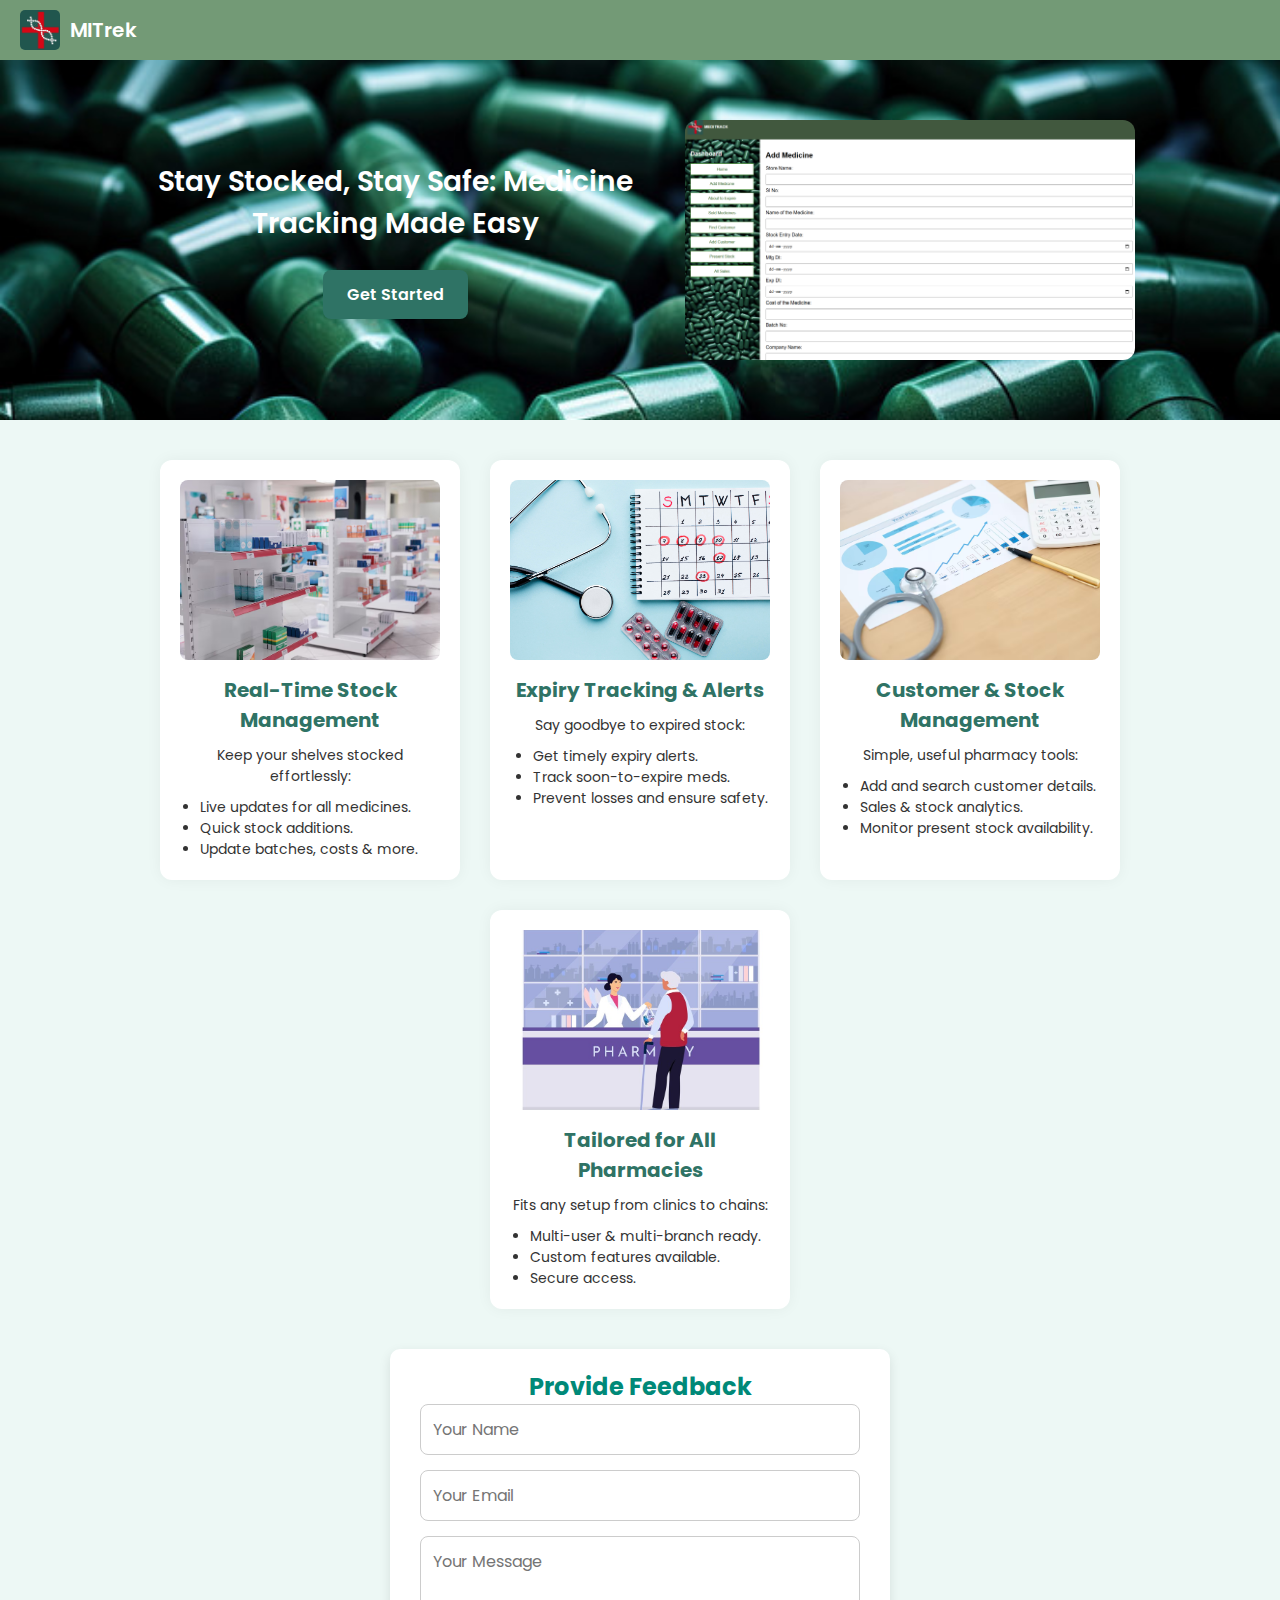
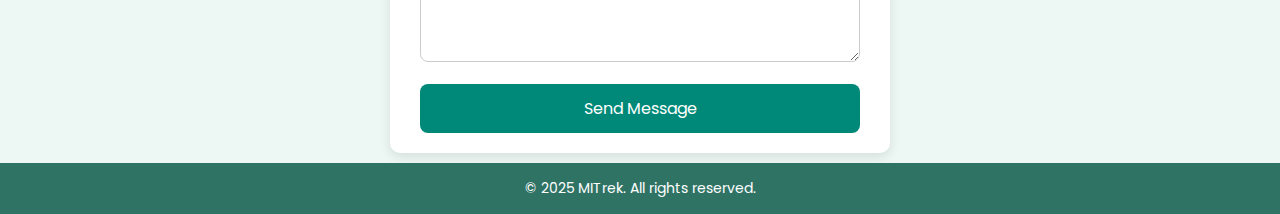
<file: index.html>
<!DOCTYPE html>
<html lang="en">
<head>
  <meta charset="UTF-8" />
  <meta name="viewport" content="width=device-width, initial-scale=1.0"/>
  <title>MITrek</title>
  <link rel="icon" href="meditrack_logo.jpg" />
  <link href="https://fonts.googleapis.com/css2?family=Poppins:wght@300;400;600;700&display=swap" rel="stylesheet" />
  <link rel="stylesheet" href="index.css?v=1.0" />

</head>
<body>
  <!-- Header / Navbar -->
  <header>
    <div class="navbar">
      <div class="logo"></div>
      <p class="heading">MITrek</p>
    </div>
  </header>

  <!-- Hero Section -->
  <section class="hero-section">
    <div class="hero-content">
      <h1 class="head1">Stay Stocked, Stay Safe: Medicine Tracking Made Easy</h1>
      <button class="button" onclick="window.location.href='login.html'">Get Started</button>
    </div>
    <div class="hero-image"></div>
  </section>

  <!-- Features Section -->
  <section class="info-section">
    <div class="box-container">
      <!-- Feature 1 -->
      <div class="box">
        <div class="box-img" style="background-image: url('box1img.avif');"></div>
        <div class="box-content">
          <h2>Real-Time Stock Management</h2>
          <p>Keep your shelves stocked effortlessly:</p>
          <ul>
            <li>Live updates for all medicines.</li>
            <li>Quick stock additions.</li>
            <li>Update batches, costs & more.</li>
          </ul>
        </div>
      </div>

      <!-- Feature 2 -->
      <div class="box">
        <div class="box-img" style="background-image: url('box2img.jpg');"></div>
        <div class="box-content">
          <h2>Expiry Tracking & Alerts</h2>
          <p>Say goodbye to expired stock:</p>
          <ul>
            <li>Get timely expiry alerts.</li>
            <li>Track soon-to-expire meds.</li>
            <li>Prevent losses and ensure safety.</li>
          </ul>
        </div>
      </div>

      <!-- Feature 3 -->
      <div class="box">
        <div class="box-img" style="background-image: url('box3img.avif');"></div>
        <div class="box-content">
          <h2>Customer & Stock Management</h2>
          <p>Simple, useful pharmacy tools:</p>
          <ul>
            <li>Add and search customer details.</li>
            <li>Sales & stock analytics.</li>
            <li>Monitor present stock availability.</li>
          </ul>
        </div>
      </div>

      <!-- Feature 4 -->
      <div class="box">
        <div class="box-img" style="background-image: url('box4img.jpg');"></div>
        <div class="box-content">
          <h2>Tailored for All Pharmacies</h2>
          <p>Fits any setup from clinics to chains:</p>
          <ul>
            <li>Multi-user & multi-branch ready.</li>
            <li>Custom features available.</li>
            <li>Secure access.</li>
          </ul>
        </div>
      </div>
    </div>
  </section>

  <!-- Contact Section -->
  <form class="contact-form" id="contactForm" method="POST" action="contact.php">
      <h2 style="color:#008978" align="center">Provide Feedback</h2>
  <input type="text" name="name" placeholder="Your Name" required />
  <input type="email" name="email" placeholder="Your Email" required />
  <textarea name="message" placeholder="Your Message" rows="4" required></textarea>
  <button type="submit">Send Message</button>
</form>
<div id="formStatus" style="margin-top:10px; font-weight:bold;"></div>


  <!-- Footer -->
  <footer class="footer">
    <p>&copy; 2025 MITrek. All rights reserved.</p>
  </footer>

  <script src="index.js" defer></script>

</body>
</html>
</file>
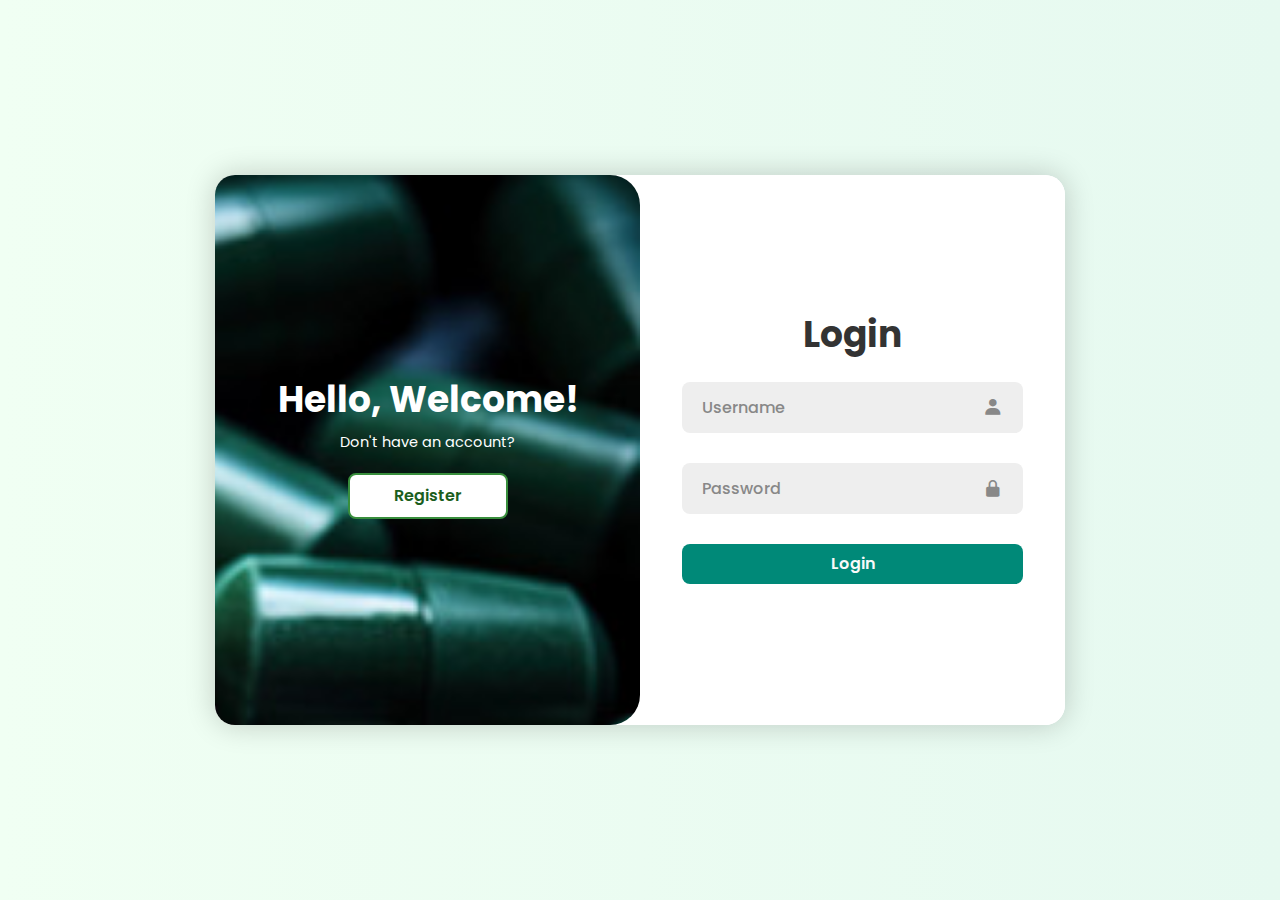
<file: login.html>
<!DOCTYPE html>
<html lang="en">
<head>
    <meta charset="UTF-8">
    <meta name="viewport" content="width=device-width, initial-scale=1.0">
    <title>Signin/MITrek</title>
    <link rel="icon" href="meditrack_logo.jpg"/>
    <link href='https://unpkg.com/boxicons@2.1.4/css/boxicons.min.css' rel='stylesheet'>
    <link rel="stylesheet" href="login.css"/>
</head>
<body>
    <div class="container">
        <!-- Login Form -->
        <div class="form-box login">
            <form id="login-form" action="javascript:void(0)">
                <h1>Login</h1>
                <div class="input-box">
                    <input type="text" placeholder="Username" required id="LOGIN_NAME">
                    <i class='bx bxs-user'></i>
                </div>
                <div class="input-box">
                    <input type="password" placeholder="Password" required id="LOGIN_PASSWORD">
                    <i class='bx bxs-lock-alt' ></i>
                </div>
                <!-- <div class="forgot-link">
                    <a href="#">Forgot Password?</a>
                </div> -->
                <button type="submit" class="btn">Login</button>
            </form>
        </div>

        <!-- Register Form -->
        <div class="form-box register">
            <form id="register-form" action="javascript:void(0)">
                <h1>Registration</h1>
                <div class="input-box">
                    <input type="text" placeholder="Username" required id="REG_NAME">
                    <i class='bx bxs-user'></i>
                </div>
                <div class="input-box">
                    <input type="text" placeholder="Store Name" required id="REG_STORE">
                    <i class='bx bxs-store'></i>
                </div>
                <div class="input-box">
                    <input type="email" placeholder="Email" required id="REG_EMAIL">
                    <i class='bx bxs-envelope'></i>
                </div>
                <div class="input-box">
                    <input type="password" placeholder="Password" required id="REG_PASSWORD">
                    <i class='bx bxs-lock-alt'></i>
                </div>
                <button type="submit" class="btn">Register</button>
            </form>
        </div>

        <!-- Toggle Panel -->
        <div class="toggle-box">
            <div class="toggle-panel toggle-left">
                <h1>Hello, Welcome!</h1>
                <p>Don't have an account?</p>
                <button class="btn register-btn">Register</button>
            </div>
            <div class="toggle-panel toggle-right">
                <h1>Welcome Back!</h1>
                <p>Already have an account?</p>
                <button class="btn login-btn">Login</button>
            </div>
        </div>
    </div>

    <script src="login.js"></script>
</body>
</html>
</file>
<file: index.css>
@import url('https://fonts.googleapis.com/css2?family=Poppins:wght@300;400;600;700&display=swap');

* {
  margin: 0;
  padding: 0;
  box-sizing: border-box;
  font-family: 'Poppins', sans-serif;
}

body {
  background-color: #edf8f5;
}

/* Navbar */
.navbar {
  /* background-color: #2F7365; */
  background-color: #739a76;
  height: 60px;
  display: flex;
  align-items: center;
  padding-left: 20px;
  color: white;
}

.logo {
  background-image: url("meditrack_logo.jpg");
  background-size: cover;
  width: 40px;
  height: 40px;
  margin-right: 10px;
  border-radius: 5px;
}

.heading {
  font-size: 20px;
  font-weight: 600;
}

/* Hero Section */
.hero-section {
  display: flex;
  flex-wrap: wrap;
  justify-content: center;
  align-items: center;
  padding: 60px 20px;
  /* background-color: #e4f5f1; */
  background-image: url("med1.jpg!bw700");
  background-repeat: no-repeat;
  background-size: 100%;
  gap: 40px;
}

.hero-content {
  max-width: 500px;
  text-align: center;
}

.head1 {
  font-size: 28px;
  font-weight: 600;
  /* color: #1e4036; */
  color: #fff;
  margin-bottom: 25px;
}

.hero-image {
  background-image: url("homepage.png");
  background-size: cover;
  background-position: center;
  width: 450px;
  height: 240px;
  border-radius: 12px;
}

/* Button */
.button {
  background-color: #2F7365;
  color: white;
  border: none;
  padding: 12px 24px;
  border-radius: 8px;
  font-weight: 600;
  font-size: 16px;
  cursor: pointer;
  transition: 0.3s;
  box-shadow: 0 4px 10px rgba(0, 0, 0, 0.1);
}

.button:hover {
  background-color: #265f53;
}

/* Info Section */
.info-section {
  padding: 40px 20px;
  background-color: #edf8f5;
}

.box-container {
  display: flex;
  flex-wrap: wrap;
  justify-content: center;
  gap: 30px;
}

.box {
  background-color: white;
  border-radius: 12px;
  box-shadow: 0 0 15px rgba(0,0,0,0.05);
  width: 300px;
  padding: 20px;
  display: flex;
  flex-direction: column;
  align-items: center;
}

.box-img {
  width: 100%;
  height: 180px;
  background-size: cover;
  background-position: center;
  border-radius: 8px;
  margin-bottom: 15px;
}

.box-content h2 {
  color: #2F7365;
  font-size: 20px;
  margin-bottom: 10px;
  text-align: center;
}

.box-content p {
  font-size: 14px;
  color: #333;
  text-align: center;
  margin-bottom: 10px;
}

.box-content ul {
  font-size: 14px;
  color: #333;
  padding-left: 20px;
  text-align: left;
}

/* Contact Section */
.contact-form {
  max-width: 500px;
  margin: auto;
  background: #fff;
  padding: 20px 30px;
  border-radius: 10px;
  box-shadow: 0 4px 12px rgba(0, 0, 0, 0.1);
  font-family: 'Poppins', sans-serif;
}

.contact-form input,
.contact-form textarea {
  width: 100%;
  padding: 12px;
  margin-bottom: 15px;
  border: 1px solid #ccc;
  border-radius: 8px;
  font-size: 16px;
  box-sizing: border-box;
}

.contact-form input:focus,
.contact-form textarea:focus {
  border-color: #008978;
  outline: none;
}

.contact-form button {
  width: 100%;
  padding: 12px;
  background: #008978;
  color: #fff;
  font-size: 16px;
  border: none;
  border-radius: 8px;
  cursor: pointer;
  transition: background 0.3s ease;
}

.contact-form button:hover {
  background: #008978;
}

#formStatus {
  text-align: center;
  font-weight: 500;
  margin-top: 10px;
}


/* Footer */
.footer {
  background-color: #2F7365;
  color: white;
  text-align: center;
  padding: 15px 0;
  font-size: 14px;
}
</file>
<file: login.css>
@import url('https://fonts.googleapis.com/css2?family=Poppins:wght@300;400;500;600;700;800;900&display=swap');

*{
    padding :0;
    margin: 0;
    box-sizing: border-box;
    font-family: 'Poppins', san-serif;
}

body{
    display:flex;
    justify-content: center;
    align-items: center;
    min-block-size: 100vh;
    background: linear-gradient(90deg, #F0FFF3, #E6F9F0);
}

.container{
    position: relative;
    width: 850px;
    height: 550px;
    background: #fff;
    border-radius: 20px;
    box-shadow: 0 0 30px rgba(0,0,0,.2);
    overflow: hidden;
    margin: 20px;
}

.form-box{
    position: absolute;
    right: 0;
    width: 50%;
    height: 100%;
    background: #fff;
    display: flex;
    align-items: center;
    color: #333;
    text-align: center;
    padding: 42px;
    z-index: 1;
}

.container.active .form-box{
    right: 50%;
}

.form-box.register{
    visibility: hidden;
}

.container.active .form-box.register{
    visibility: visible;
}

form{
width: 100%;
}

.container h1{
    font-size: 36px;
    margin: -10px 0;
}

.input-box{
    position: relative;
    margin: 30px 0;
}

.input-box input{
    width: 100%;
    padding: 13px 50px 13px 20px;
    background: #eee;
    border-radius: 8px;
    border: none;
    outline: none;
    font-size: 16px;
    color: #333;
    font-weight: 500;
}

.input-box input::placeholder{
    color: #888;
    font-weight: 400px;
}

.input-box i{
    position: absolute;
    right: 20px;
    top: 50%;
    transform: translateY(-50%);
    font-size: 20px;
    color: #888;
}

.forgot-link{
    margin: -15px 0 15px 0;
}

.forgot-link a{
    font-size: 14.5px;
    color: #333;
    text-decoration: none;
}

.btn{
    width: 100%;
    height:40px;
    background: #008978;
    border-radius: 8px;
    box-shadow: #008978;
    border: none;
    cursor: pointer;
    font-size: 16px;
    color: #f9f9f9;
    font-weight: 600;
}

.btn:hover{
    background: #00695c;
}

.container p{
    font-size: 14.5px;
    margin: 15px 0;
}

.social-icons{
    display: flex;
    justify-content: center;
}

.social-icons a{
    display: inline-flex;
    padding: 10px;
    border: 2px solid #ccc;
    border-radius: 8px;
    font-size: 24px;
    color:#333;
    text-decoration: none;
    margin: 0 8px;
}

.toggle-box{
    position: absolute;
    width: 100%;
    height: 100%;
}

.toggle-panel{
    position:absolute;
    width: 50%;
    height: 100%;
    color: #fff;
    display: flex;
    flex-direction: column;
    justify-content: center;
    align-items: center;
    z-index: 2;
}

.toggle-panel.toggle-right{
    right:-50%;
}

.container.active .toggle-panel.toggle-right{
    right:0;
}

.toggle-panel.toggle-left{
    left: 0;
}

.container.active .toggle-panel.toggle-left{
    left: -50%;
}

.toggle-panel p{
    margin-bottom: 20px;
}

.toggle-panel .btn{
    width: 160px;
    height: 46px;
    background: #ffffff;
    border: 2px solid #388e3c;
    color: #1b5e20;
    box-shadow: none;
}

.toggle-box::before{
    content: '';
    position: absolute;
    width: 300%;
    height: 100%;
    /* background: #155a41; */
    background-image: url("med1.jpg!bw700");
    background-repeat: no-repeat;
    /* background-size: 100%; */
    background-size: cover;
    border-radius: 30px;
    z-index: 2;
    left: -250%;
}

.container.active .toggle-box::before{
    left: 50%;
}

@media screen and (max-width:650px){
    .container{
        height: calc(100vh - 40px);
    }

    .form-box{
        width: 100%;
        height: 70%;
        bottom: 0;
    }

    .container.active .form-box{
        right: 0;
        bottom: 30%;
    }

    .toggle-box::before{
        left: 0;
        width: 100%;
        height: 300%;
        top: -270%;
        border-radius: 20vw;
    }

    .container.active .toggle-box::before{
        top:70%;
        left: 0;
    }

    .toggle-panel{
        width: 100%;
        height: 30%;
    }

    .toggle-panel.toggle-left{
        top: 0;
    }

    .container.active .toggle-panel.toggle-left{
        left: 0;
        top: -30%;
    }

    .toggle-panel.toggle-right{
        right: 0;
        bottom: -30%;
    }

    .container.active .toggle-panel.toggle-right{
        bottom: 0;
    }
}

@media screen and (max-width:400px) {
    .form-box{
        padding: 20px;
    }
    .toggle-panel h1{
        font-size: 30px;
    }
}
</file>
